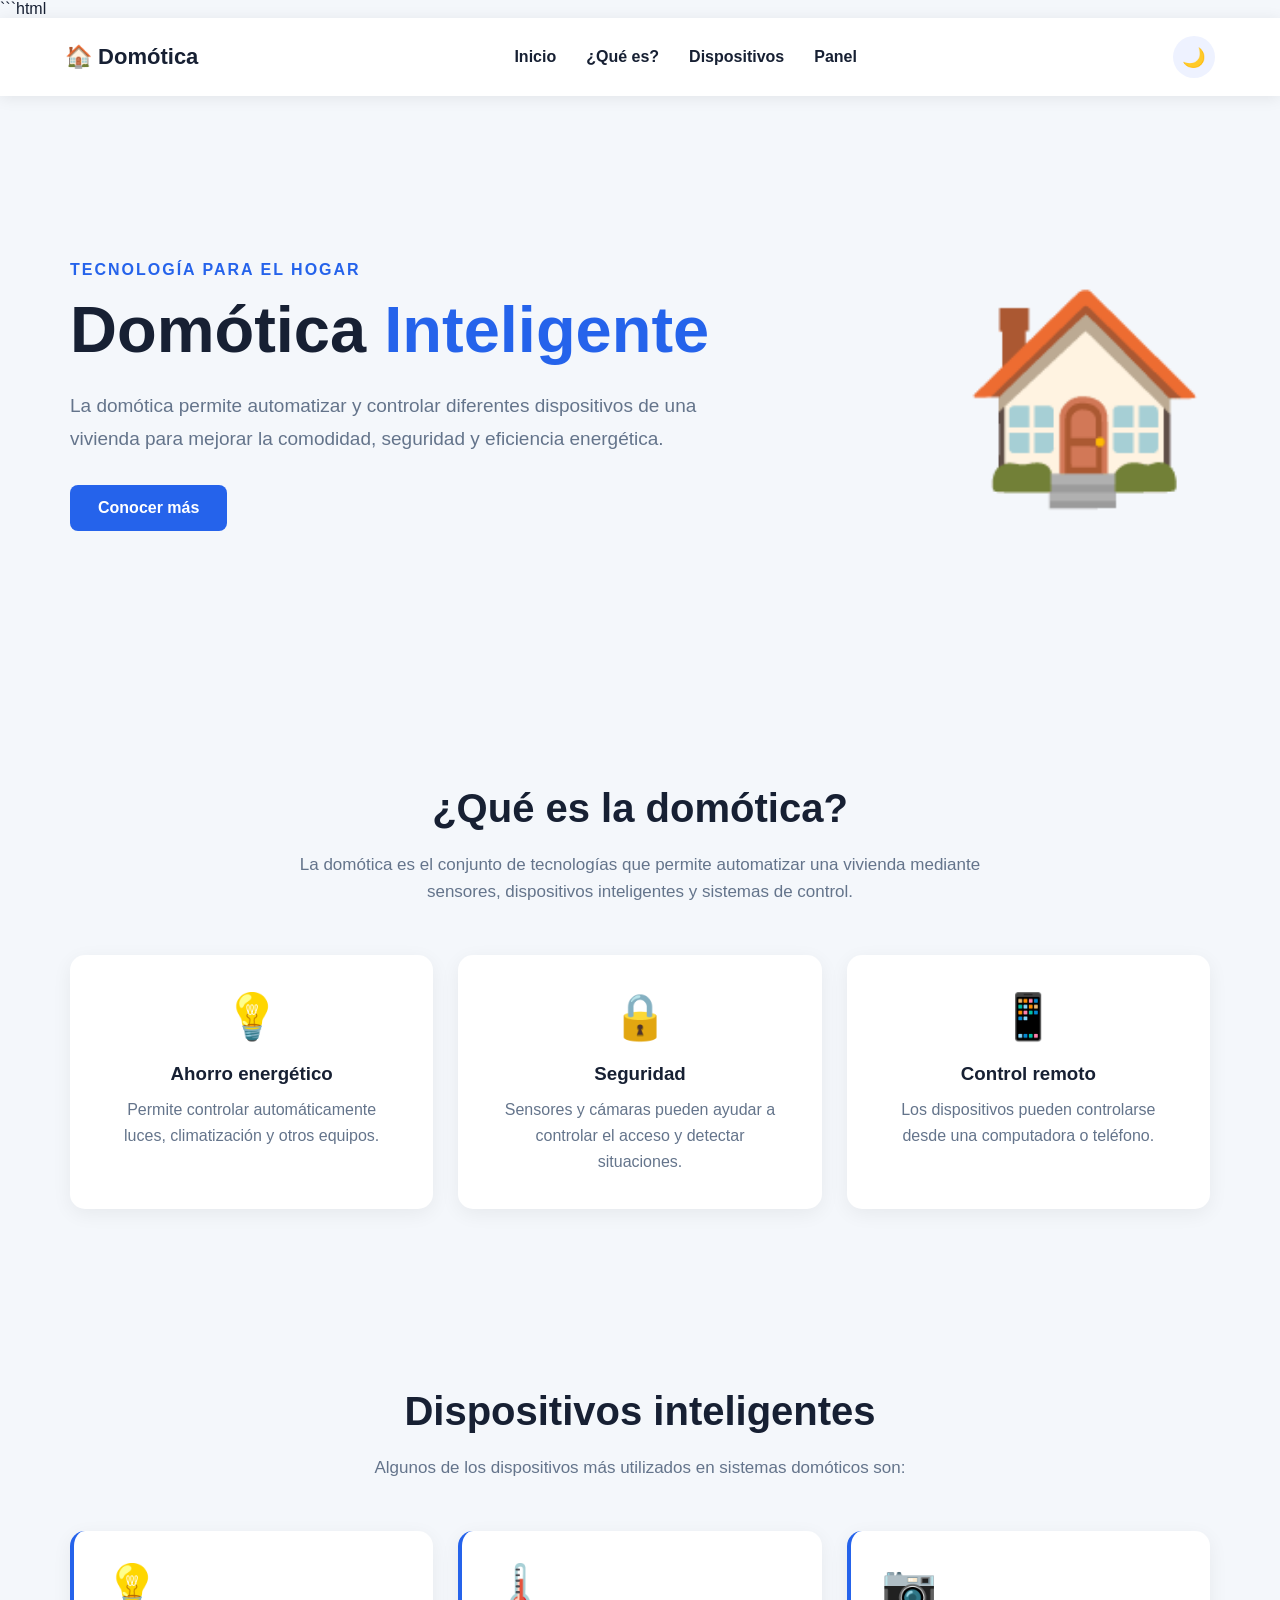
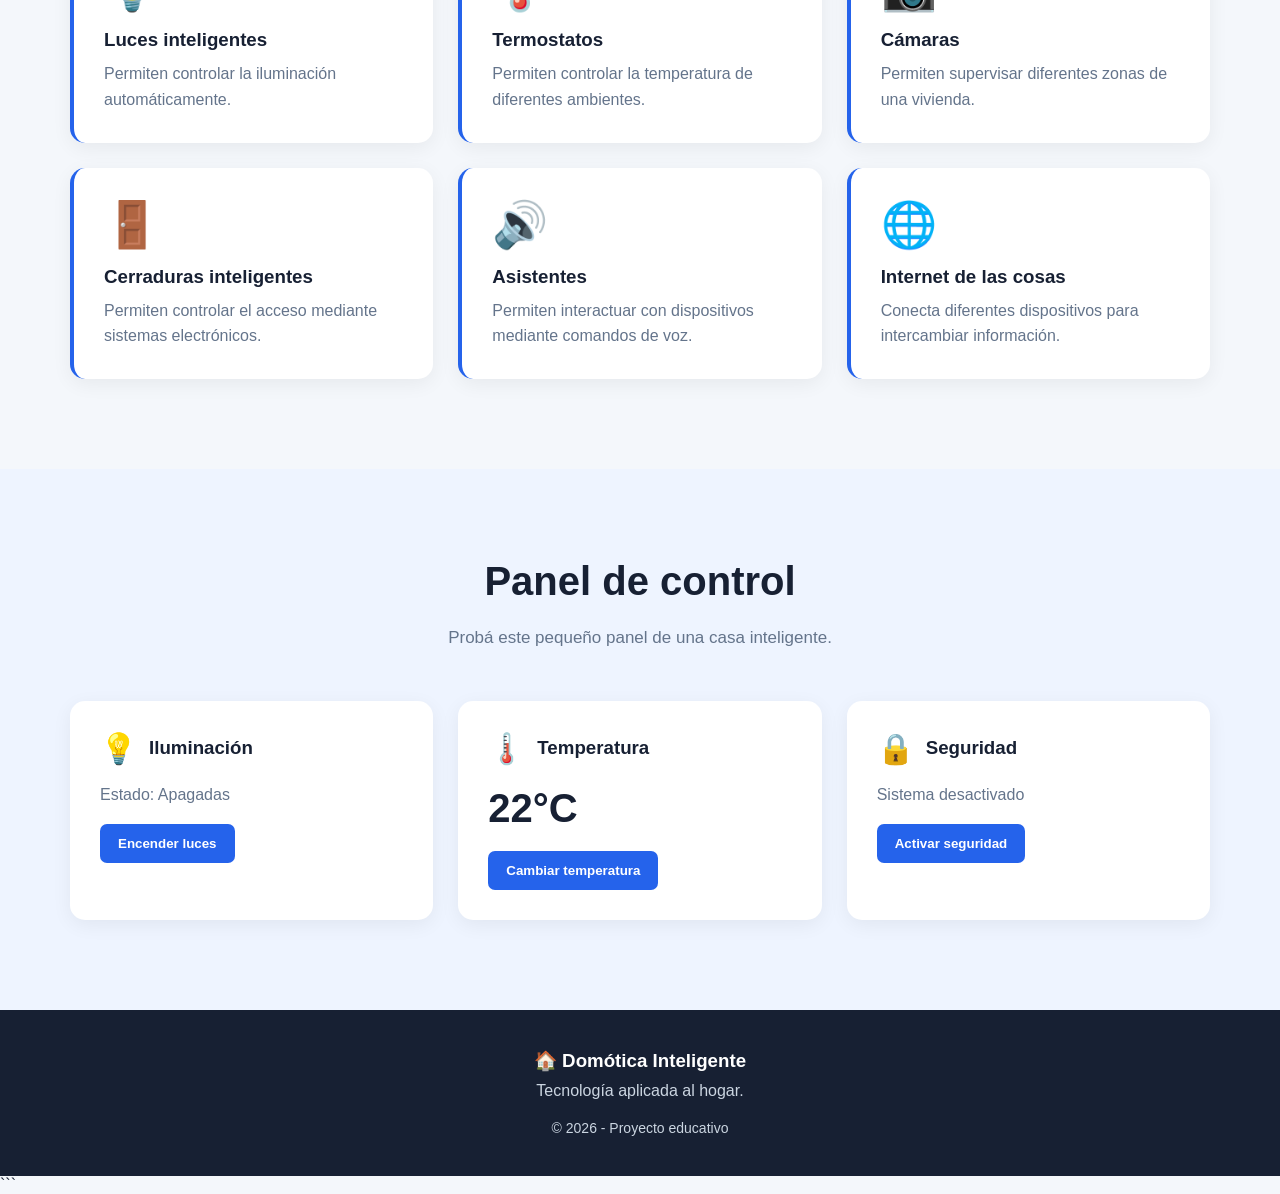
<file: Nueva carpeta/index.html>
```html
<!DOCTYPE html>
<html lang="es">
<head>
    <meta charset="UTF-8">
    <meta name="viewport" content="width=device-width, initial-scale=1.0">

    <title>Domótica Inteligente</title>

    <!-- Archivo de estilos -->
    <link rel="stylesheet" href="estilo.css">
</head>

<body>

    <!-- ================= HEADER ================= -->
    <header>
        <nav class="navbar">

            <div class="logo">
                🏠 Domótica
            </div>

            <ul class="menu">
                <li><a href="#inicio">Inicio</a></li>
                <li><a href="#que-es">¿Qué es?</a></li>
                <li><a href="#dispositivos">Dispositivos</a></li>
                <li><a href="#panel">Panel</a></li>
            </ul>

            <button id="modoBtn" class="modo-btn">
                🌙
            </button>

        </nav>
    </header>


    <!-- ================= INICIO ================= -->
    <section id="inicio" class="hero">

        <div class="hero-text">

            <p class="subtitulo">
                TECNOLOGÍA PARA EL HOGAR
            </p>

            <h1>
                Domótica
                <span>Inteligente</span>
            </h1>

            <p>
                La domótica permite automatizar y controlar
                diferentes dispositivos de una vivienda para
                mejorar la comodidad, seguridad y eficiencia
                energética.
            </p>

            <a href="#que-es" class="boton">
                Conocer más
            </a>

        </div>

        <div class="hero-icon">
            🏠
        </div>

    </section>


    <!-- ================= ¿QUÉ ES? ================= -->
    <section id="que-es" class="seccion">

        <h2>¿Qué es la domótica?</h2>

        <p class="descripcion">
            La domótica es el conjunto de tecnologías que permite
            automatizar una vivienda mediante sensores, dispositivos
            inteligentes y sistemas de control.
        </p>


        <div class="beneficios">

            <div class="beneficio">
                <div class="icono">💡</div>
                <h3>Ahorro energético</h3>
                <p>
                    Permite controlar automáticamente luces,
                    climatización y otros equipos.
                </p>
            </div>

            <div class="beneficio">
                <div class="icono">🔒</div>
                <h3>Seguridad</h3>
                <p>
                    Sensores y cámaras pueden ayudar a controlar
                    el acceso y detectar situaciones.
                </p>
            </div>

            <div class="beneficio">
                <div class="icono">📱</div>
                <h3>Control remoto</h3>
                <p>
                    Los dispositivos pueden controlarse desde
                    una computadora o teléfono.
                </p>
            </div>

        </div>

    </section>


    <!-- ================= DISPOSITIVOS ================= -->
    <section id="dispositivos" class="seccion dispositivos">

        <h2>Dispositivos inteligentes</h2>

        <p class="descripcion">
            Algunos de los dispositivos más utilizados en
            sistemas domóticos son:
        </p>


        <div class="cards">

            <div class="card">
                <div class="card-icon">💡</div>
                <h3>Luces inteligentes</h3>
                <p>
                    Permiten controlar la iluminación
                    automáticamente.
                </p>
            </div>


            <div class="card">
                <div class="card-icon">🌡️</div>
                <h3>Termostatos</h3>
                <p>
                    Permiten controlar la temperatura
                    de diferentes ambientes.
                </p>
            </div>


            <div class="card">
                <div class="card-icon">📷</div>
                <h3>Cámaras</h3>
                <p>
                    Permiten supervisar diferentes
                    zonas de una vivienda.
                </p>
            </div>


            <div class="card">
                <div class="card-icon">🚪</div>
                <h3>Cerraduras inteligentes</h3>
                <p>
                    Permiten controlar el acceso
                    mediante sistemas electrónicos.
                </p>
            </div>


            <div class="card">
                <div class="card-icon">🔊</div>
                <h3>Asistentes</h3>
                <p>
                    Permiten interactuar con dispositivos
                    mediante comandos de voz.
                </p>
            </div>


            <div class="card">
                <div class="card-icon">🌐</div>
                <h3>Internet de las cosas</h3>
                <p>
                    Conecta diferentes dispositivos para
                    intercambiar información.
                </p>
            </div>

        </div>

    </section>


    <!-- ================= PANEL ================= -->
    <section id="panel" class="seccion panel">

        <h2>Panel de control</h2>

        <p class="descripcion">
            Probá este pequeño panel de una casa inteligente.
        </p>


        <div class="panel-grid">

            <!-- LUCES -->
            <div class="control">

                <div class="control-header">
                    <span>💡</span>
                    <h3>Iluminación</h3>
                </div>

                <p id="estadoLuz">
                    Estado: Apagadas
                </p>

                <button id="luzBtn" onclick="cambiarLuz()">
                    Encender luces
                </button>

            </div>


            <!-- TEMPERATURA -->
            <div class="control">

                <div class="control-header">
                    <span>🌡️</span>
                    <h3>Temperatura</h3>
                </div>

                <div class="temperatura">
                    <span id="temperatura">22</span>°C
                </div>

                <button onclick="cambiarTemperatura()">
                    Cambiar temperatura
                </button>

            </div>


            <!-- SEGURIDAD -->
            <div class="control">

                <div class="control-header">
                    <span>🔒</span>
                    <h3>Seguridad</h3>
                </div>

                <p id="estadoSeguridad">
                    Sistema desactivado
                </p>

                <button onclick="cambiarSeguridad()">
                    Activar seguridad
                </button>

            </div>

        </div>

    </section>


    <!-- ================= FOOTER ================= -->
    <footer>

        <h3>🏠 Domótica Inteligente</h3>

        <p>
            Tecnología aplicada al hogar.
        </p>

        <p class="copyright">
            © 2026 - Proyecto educativo
        </p>

    </footer>


    <!-- ================= JAVASCRIPT ================= -->

    <script>

        // -----------------------------
        // CONTROL DE LUCES
        // -----------------------------

        let lucesEncendidas = false;

        function cambiarLuz() {

            const estado = document.getElementById("estadoLuz");
            const boton = document.getElementById("luzBtn");

            lucesEncendidas = !lucesEncendidas;

            if (lucesEncendidas) {

                estado.textContent = "Estado: Encendidas 💡";
                boton.textContent = "Apagar luces";

            } else {

                estado.textContent = "Estado: Apagadas";
                boton.textContent = "Encender luces";

            }
        }


        // -----------------------------
        // CONTROL DE TEMPERATURA
        // -----------------------------

        let temperatura = 22;

        function cambiarTemperatura() {

            temperatura++;

            if (temperatura > 30) {
                temperatura = 18;
            }

            document.getElementById("temperatura").textContent = temperatura;
        }


        // -----------------------------
        // SISTEMA DE SEGURIDAD
        // -----------------------------

        let seguridadActivada = false;

        function cambiarSeguridad() {

            const estado =
                document.getElementById("estadoSeguridad");

            seguridadActivada = !seguridadActivada;

            if (seguridadActivada) {

                estado.textContent =
                    "Sistema activado 🔐";

            } else {

                estado.textContent =
                    "Sistema desactivado";

            }
        }


        // -----------------------------
        // MODO OSCURO
        // -----------------------------

        const modoBtn = document.getElementById("modoBtn");

        modoBtn.addEventListener("click", function () {

            document.body.classList.toggle("oscuro");

            if (document.body.classList.contains("oscuro")) {

                modoBtn.textContent = "☀️";

            } else {

                modoBtn.textContent = "🌙";

            }

        });

    </script>

</body>
</html>
```
</file>
<file: Nueva carpeta/estilo.css>
/* =========================================
   CONFIGURACIÓN GENERAL
========================================= */

* {
    margin: 0;
    padding: 0;
    box-sizing: border-box;
    scroll-behavior: smooth;
}

body {
    font-family: Arial, Helvetica, sans-serif;
    background: #f4f7fb;
    color: #172033;
    transition: 0.3s;
}


/* =========================================
   NAVBAR
========================================= */

header {
    background: #ffffff;
    position: sticky;
    top: 0;
    z-index: 1000;
    box-shadow: 0 2px 15px rgba(0, 0, 0, 0.08);
}

.navbar {
    max-width: 1200px;
    margin: auto;

    display: flex;
    align-items: center;
    justify-content: space-between;

    padding: 18px 25px;
}

.logo {
    font-size: 22px;
    font-weight: bold;
}

.menu {
    display: flex;
    gap: 30px;
    list-style: none;
}

.menu a {
    color: #172033;
    text-decoration: none;
    font-weight: bold;
    transition: 0.3s;
}

.menu a:hover {
    color: #2563eb;
}


/* BOTÓN MODO OSCURO */

.modo-btn {
    border: none;
    background: #eef2ff;

    width: 42px;
    height: 42px;

    border-radius: 50%;

    cursor: pointer;
    font-size: 19px;

    transition: 0.3s;
}

.modo-btn:hover {
    transform: scale(1.1);
}


/* =========================================
   HERO
========================================= */

.hero {
    min-height: 600px;

    max-width: 1200px;
    margin: auto;

    padding: 80px 30px;

    display: flex;
    align-items: center;
    justify-content: space-between;
}

.hero-text {
    max-width: 650px;
}

.subtitulo {
    color: #2563eb;
    font-weight: bold;
    letter-spacing: 2px;
    margin-bottom: 15px;
}

.hero h1 {
    font-size: 65px;
    line-height: 1.1;
    margin-bottom: 25px;
}

.hero h1 span {
    color: #2563eb;
}

.hero p:not(.subtitulo) {
    font-size: 19px;
    line-height: 1.7;
    color: #64748b;
    margin-bottom: 30px;
}


/* ICONO */

.hero-icon {
    font-size: 200px;

    animation: flotar 3s ease-in-out infinite;
}


/* ANIMACIÓN */

@keyframes flotar {

    0% {
        transform: translateY(0);
    }

    50% {
        transform: translateY(-20px);
    }

    100% {
        transform: translateY(0);
    }

}


/* BOTÓN */

.boton {
    display: inline-block;

    padding: 14px 28px;

    background: #2563eb;
    color: white;

    text-decoration: none;

    border-radius: 8px;

    font-weight: bold;

    transition: 0.3s;
}

.boton:hover {
    background: #1d4ed8;
    transform: translateY(-2px);
}


/* =========================================
   SECCIONES
========================================= */

.seccion {
    max-width: 1200px;
    margin: auto;

    padding: 90px 30px;
}

.seccion h2 {
    text-align: center;

    font-size: 40px;

    margin-bottom: 20px;
}

.descripcion {
    max-width: 700px;

    margin: 0 auto 50px;

    text-align: center;

    color: #64748b;

    font-size: 17px;

    line-height: 1.6;
}


/* =========================================
   BENEFICIOS
========================================= */

.beneficios {
    display: grid;

    grid-template-columns:
        repeat(3, 1fr);

    gap: 25px;
}

.beneficio {
    background: white;

    padding: 35px;

    border-radius: 15px;

    text-align: center;

    box-shadow:
        0 5px 20px
        rgba(0, 0, 0, 0.06);

    transition: 0.3s;
}

.beneficio:hover {
    transform: translateY(-8px);
}

.icono {
    font-size: 45px;

    margin-bottom: 20px;
}

.beneficio h3 {
    margin-bottom: 12px;
}

.beneficio p {
    color: #64748b;
    line-height: 1.6;
}


/* =========================================
   CARDS
========================================= */

.cards {
    display: grid;

    grid-template-columns:
        repeat(3, 1fr);

    gap: 25px;
}

.card {
    background: white;

    padding: 30px;

    border-radius: 15px;

    box-shadow:
        0 5px 20px
        rgba(0, 0, 0, 0.06);

    transition: 0.3s;

    border-left: 4px solid #2563eb;
}

.card:hover {
    transform: translateY(-7px);
}

.card-icon {
    font-size: 45px;

    margin-bottom: 15px;
}

.card h3 {
    margin-bottom: 10px;
}

.card p {
    color: #64748b;
    line-height: 1.6;
}


/* =========================================
   PANEL DE CONTROL
========================================= */

.panel {
    background: #eef4ff;

    max-width: none;

    padding-left: max(30px, calc((100% - 1140px) / 2));
    padding-right: max(30px, calc((100% - 1140px) / 2));
}

.panel-grid {
    display: grid;

    grid-template-columns:
        repeat(3, 1fr);

    gap: 25px;
}

.control {
    background: white;

    padding: 30px;

    border-radius: 15px;

    box-shadow:
        0 5px 20px
        rgba(0, 0, 0, 0.06);
}

.control-header {
    display: flex;

    align-items: center;

    gap: 12px;

    margin-bottom: 20px;
}

.control-header span {
    font-size: 30px;
}

.control p {
    color: #64748b;

    margin-bottom: 20px;
}

.control button {
    border: none;

    background: #2563eb;

    color: white;

    padding: 12px 18px;

    border-radius: 7px;

    cursor: pointer;

    font-weight: bold;

    transition: 0.3s;
}

.control button:hover {
    background: #1d4ed8;
}

.temperatura {
    font-size: 40px;

    font-weight: bold;

    margin-bottom: 20px;
}


/* =========================================
   FOOTER
========================================= */

footer {
    background: #172033;

    color: white;

    text-align: center;

    padding: 40px 20px;
}

footer h3 {
    margin-bottom: 10px;
}

footer p {
    color: #cbd5e1;
}

.copyright {
    margin-top: 20px;

    font-size: 14px;
}


/* =========================================
   MODO OSCURO
========================================= */

body.oscuro {
    background: #0f172a;
    color: #f8fafc;
}

body.oscuro header {
    background: #1e293b;
}

body.oscuro .menu a {
    color: white;
}

body.oscuro .hero p:not(.subtitulo),
body.oscuro .descripcion,
body.oscuro .beneficio p,
body.oscuro .card p,
body.oscuro .control p {
    color: #cbd5e1;
}

body.oscuro .beneficio,
body.oscuro .card,
body.oscuro .control {
    background: #1e293b;
}

body.oscuro .panel {
    background: #172033;
}

body.oscuro .modo-btn {
    background: #334155;
}


/* =========================================
   RESPONSIVE
========================================= */

@media (max-width: 800px) {

    .menu {
        display: none;
    }

    .hero {
        flex-direction: column;

        text-align: center;

        padding-top: 60px;
    }

    .hero h1 {
        font-size: 45px;
    }

    .hero-icon {
        font-size: 120px;

        margin-top: 50px;
    }

    .beneficios,
    .cards,
    .panel-grid {
        grid-template-columns: 1fr;
    }

    .seccion h2 {
        font-size: 32px;
    }

}
</file>
